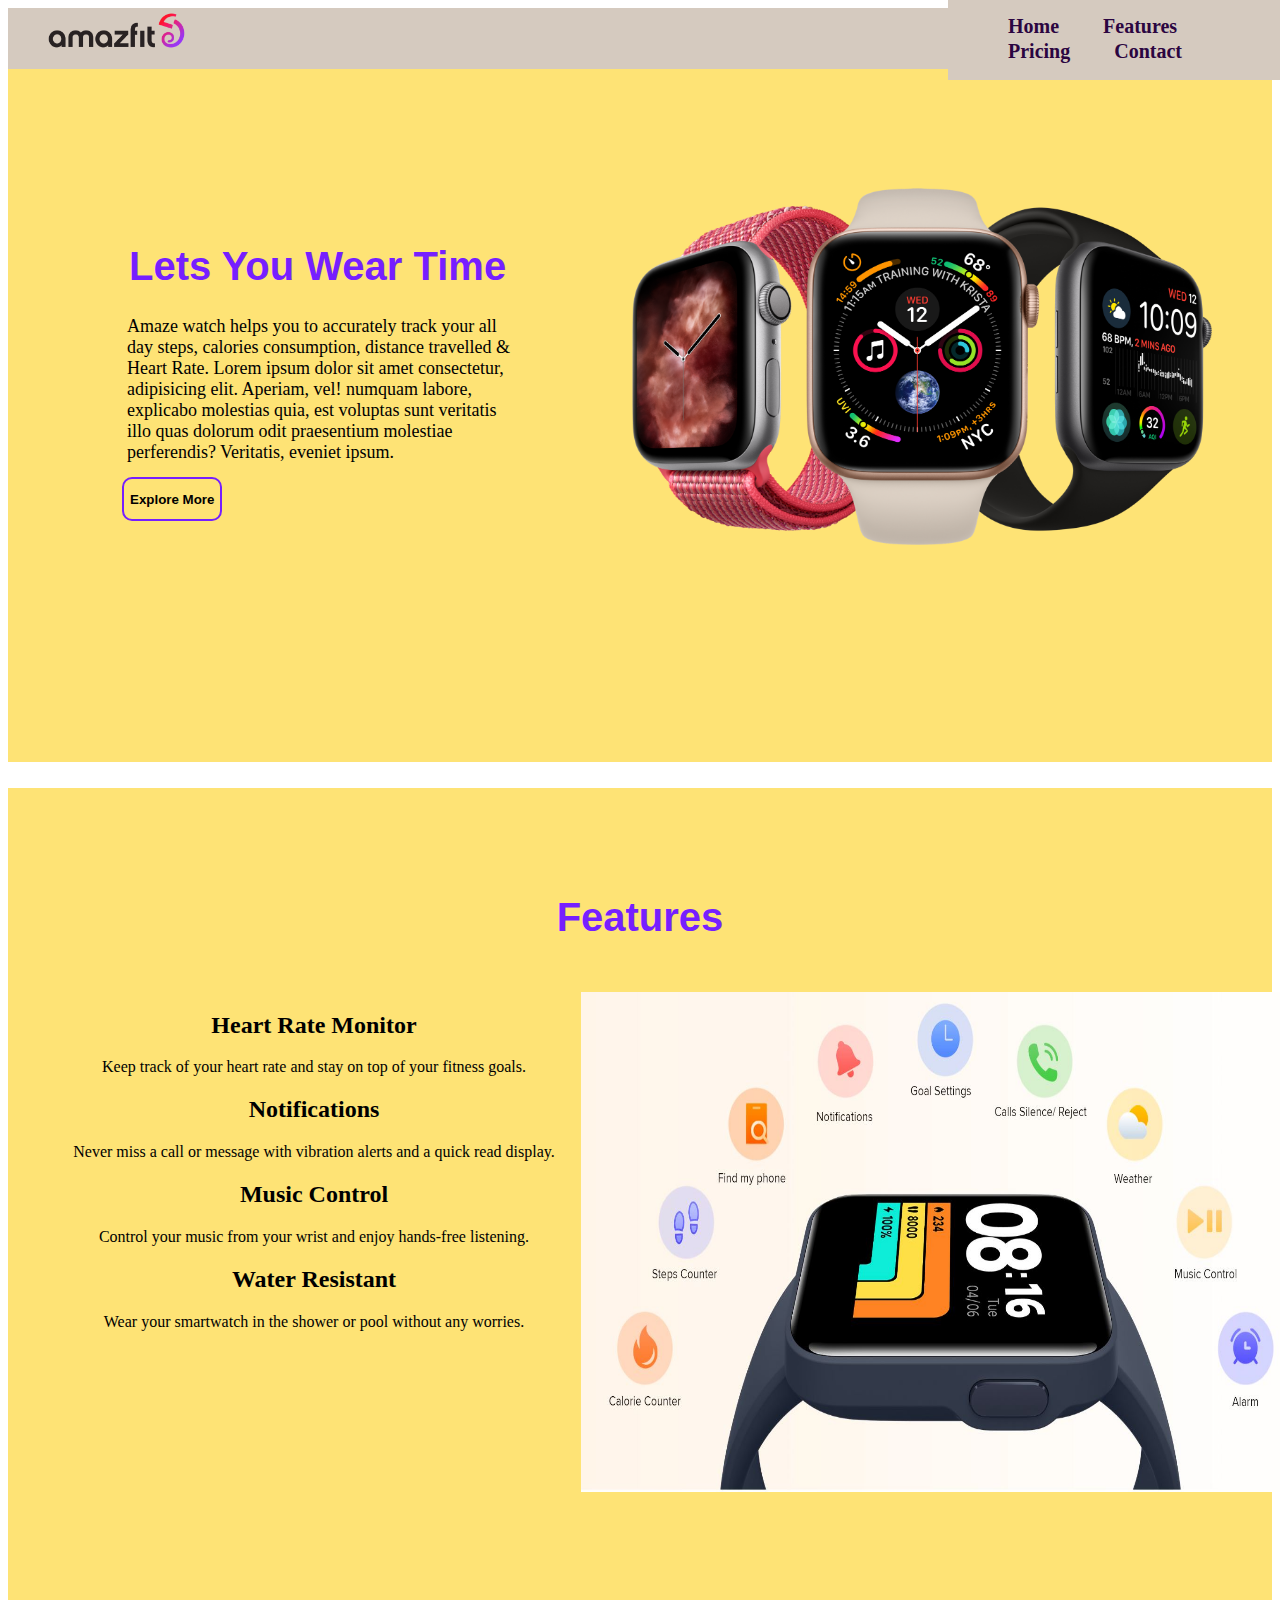
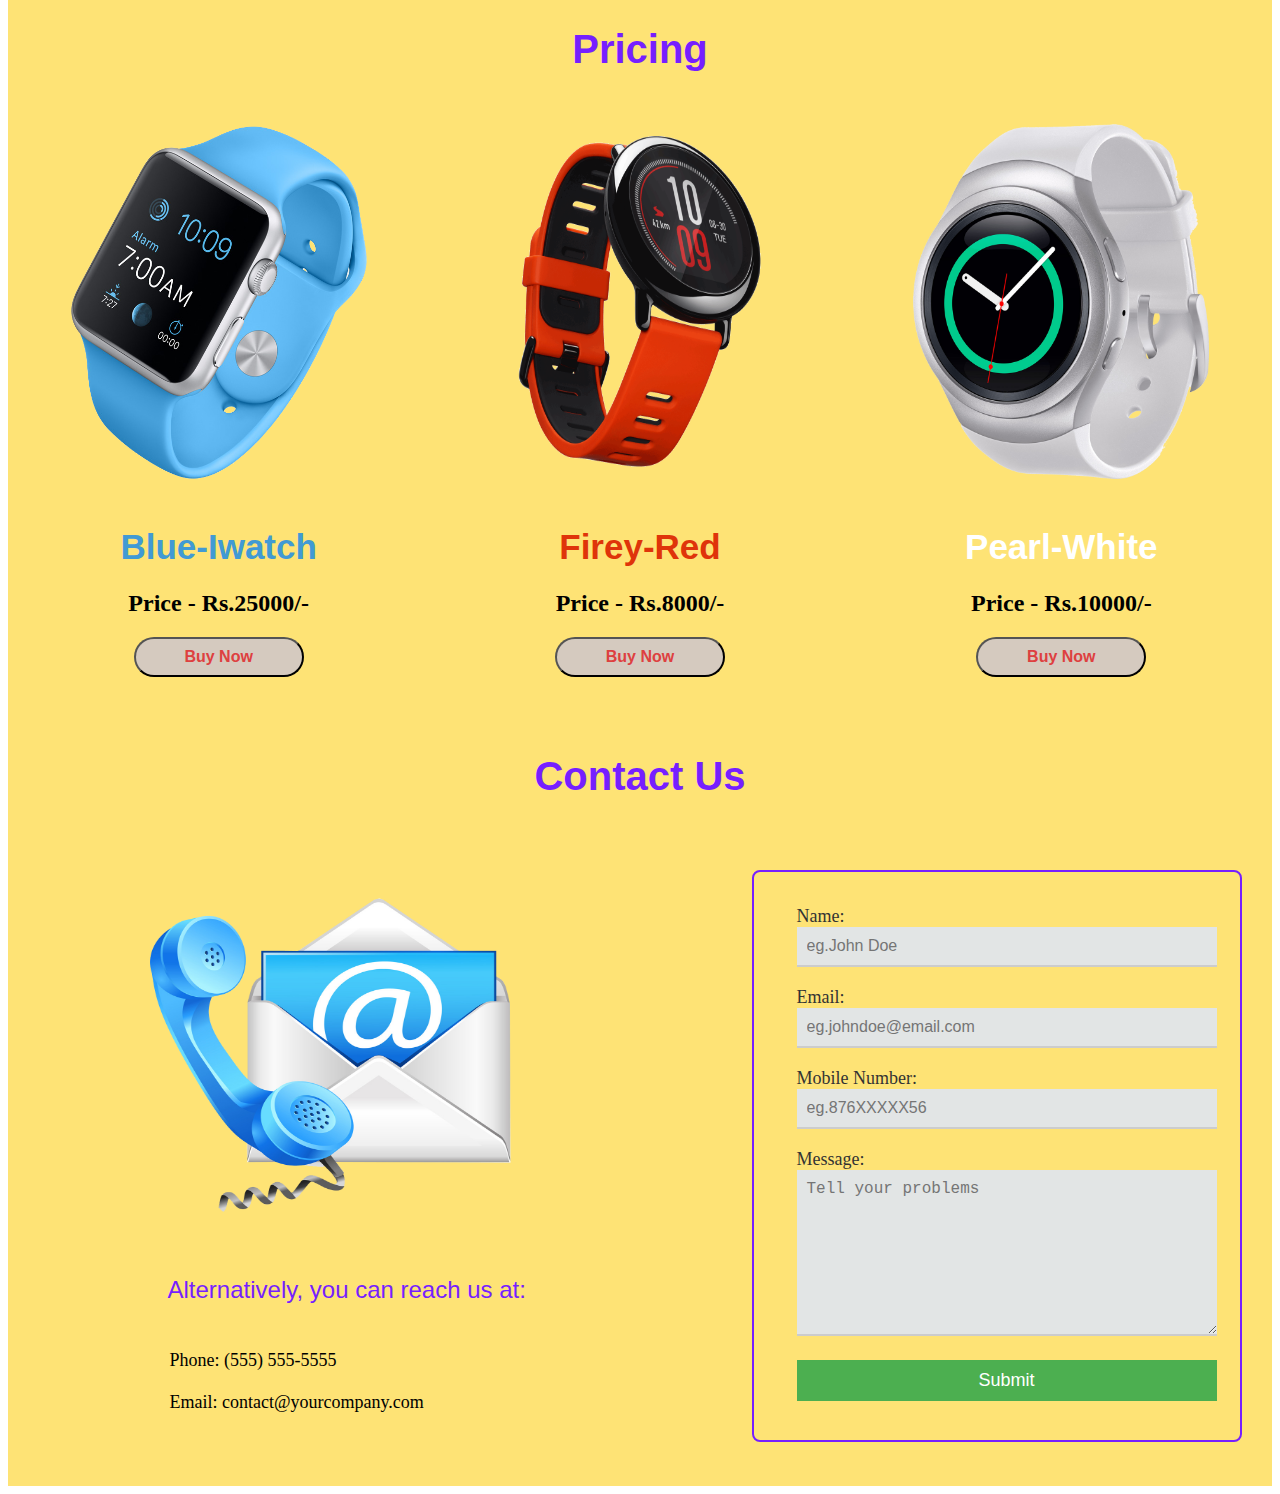
<file: Task Level 1/oibsip_task1/index.html>
<!DOCTYPE html>
<html lang="en">
<head>
    <meta charset="UTF-8">
    <meta http-equiv="X-UA-Compatible" content="IE=edge">
    <meta name="viewport" content="width=device-width, initial-scale=1.0">
    <title>Smart Watches</title>
    <link rel="stylesheet" type="text/css" href="style2.css">
</head>
<body>
    <section id="home">
    <header>
        
        <div class="heading">
        <a href="#home"><img class="logo" src="./logo.png" alt="logo"></a>
        
        <nav class="navigation">
            <ul>
                <li><a href="#home">Home</a></li>
                <li><a href="#features">Features</a></li>
                <li><a href="#pricing">Pricing</a></li>
                <li><a href="#contact">Contact</a></li>
            </ul>    
        </nav>
        </div>   

            <div class="container">
                <div class="text-box">
                    <h1>Lets You Wear Time</h1><br>
                    <p>Amaze watch helps you to accurately track your all day
                        steps, calories consumption, distance travelled & Heart Rate. Lorem ipsum dolor sit amet consectetur, adipisicing elit. Aperiam, vel! numquam labore, explicabo molestias quia, est voluptas sunt veritatis illo quas dolorum odit praesentium molestiae perferendis? Veritatis, eveniet ipsum.
                    </p>
                    <button class="btn">Explore More</button>
                </div>

                <div class="image-container">
                    <img src="./main_watch.png" width="580" height="357" alt="smart watch">
                </div>     
            </div>
        </section>
     
        
        
    </header>


    <main>
        <section id="features">
            <h1>Features</h1>
            <div class="features">
                <div class="fe-sec1">
                    <div class="feature">
                        <h2>Heart Rate Monitor</h2>
                        <p>Keep track of your heart rate and stay on top of your fitness goals.</p>
                      </div>
                      <div class="feature">
                        <h2>Notifications</h2>
                        <p>Never miss a call or message with vibration alerts and a quick read display.</p>
                      </div>
                      <div class="feature">
                        <h2>Music Control</h2>
                        <p>Control your music from your wrist and enjoy hands-free listening.</p>
                      </div>
                      <div class="feature">
                        <h2>Water Resistant</h2>
                        <p>Wear your smartwatch in the shower or pool without any worries.</p>
                      </div>

                </div>
                <div class="fe-sec2">
                    <img src="./features.JPG" class="fe-img" alt="features">
                </div>
            </div>
            
        </section>

        <section id="pricing">
            <h1>Pricing</h1>
            <div class="pricing">
                    <div class="price-sec" id="price-sec">
                        <img src="./price3.png" alt="smartwatch">
                        <h1> <span style="color: rgb(65 154 212);">Blue-Iwatch</span></h1>
                        <h2>Price - Rs.25000/-</h2>
                        <button class="buy">Buy Now</button>
                    </div>
                    <div class="price-sec" id="price-sec">
                        <img src="./price2.png" alt="smartwatch">
                        <h1> <span style="color: rgb(223 52 10);">Firey-Red</span></h1>
                        <h2>Price - Rs.8000/-</h2>
                        <button class="buy">Buy Now</button>
                    </div>
                    <div class="price-sec" id="price-sec">
                        <img src="./price5.png" alt="smartwatch">
                        <h1> <span style="color: white;">Pearl-White</span></h1>
                        <h2>Price - Rs.10000/-</h2>
                        <button class="buy">Buy Now</button>
                    </div>                    
            </div>

        </section>


    
        <section id="contact">
          <h1>Contact Us</h1>
            <div class="contact_us">
             <div class="con-sec1">  
                <img class="contact-img" src="./contact.png" alt="contact us">
                <h2>Alternatively, you can reach us at:</h2>
                <p>
                    Phone: (555) 555-5555
                    <br> <br> Email: contact@yourcompany.com
                </p>
            </div>    

            
            <div class="contact-form">
            <form action="#">
              <label for="name">Name:</label>
              <input type="text" id="name" name="name" required style="background-color: rgb(226, 229, 229);" placeholder="eg.John Doe">
              <label for="email">Email:</label>
              <input type="email" id="email" name="email" required style="background-color: rgb(226, 229, 229);" placeholder="eg.johndoe@email.com">
              <label for="mobile_no">Mobile Number:</label>
              <input type="number" id="mobile_no" name="mobile_no" required style="background-color: rgb(226, 229, 229);" placeholder="eg.876XXXXX56">
              <label for="message">Message:</label>
              <textarea id="message" name="message" rows="8" columns="8" required style="background-color: rgb(226, 229, 229);" placeholder="Tell your problems"></textarea>
              <input type="submit" value="Submit">
            </form>
             </div>
            </div>
        </section>
          
    </main>
    
</body>
</html>
</file>
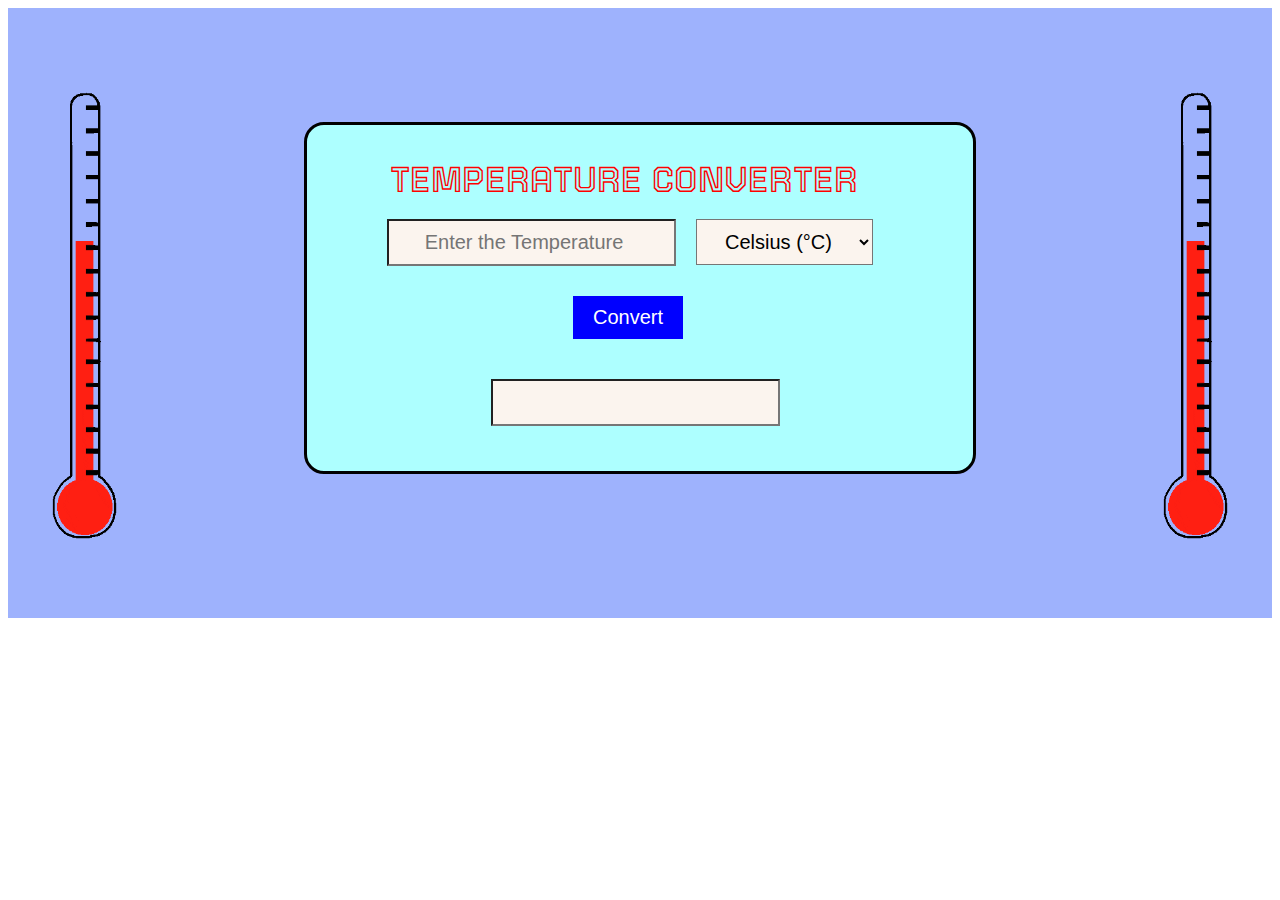
<file: Task Level 1/oibsip_task3/index.html>
<!DOCTYPE html>
<html lang="en">
<head>
    <meta charset="UTF-8">
    <meta http-equiv="X-UA-Compatible" content="IE=edge">
    <meta name="viewport" content="width=device-width, initial-scale=1.0">
    <title>Temperature Converter</title>

    <link rel="stylesheet" href="style.css">
</head>
<body>

    <div class="container">
        
            <img src="./thermo1.gif" class="gif" alt="temperature">

    <div class="card">
        <div class="title">TEMPERATURE CONVERTER</div>
        <div class="input">
            <input type="number" id="inputValue" step="1" required placeholder="Enter the Temperature">
            <select name="unit" id="unit">
                <option value="celsius">Celsius (°C)</option>
                <option value="fahrenheit">Fahrenheit (°F)</option>
                <option value="kelvin">Kelvin (K)</option>
            </select>
        </div>
        <input type="button" class="btn" value="Convert" onclick="convertTemperature()">
        <div class="output">
            <input type="text" id="outputValue" readonly>
        </div>
        <div class="gif2">
            <img src="./thermo1.gif" alt="temperature">
        </div>
            
    </div>

        <img src="./thermo1.gif" class="gif" alt="temperature">
    
    </div>

    <script src="index.js"></script>
</body>
</html>
</file>
<file: Task Level 1/oibsip_task1/style2.css>
header{
  height: 780px;
}

/*----------------------Logo and Navbar----------------*/
.heading {
  display: flex !important;
  justify-content: space-between;
  align-items: center;
  padding: 20px;
  background-color: rgb(213 202 191);
  position: fixed;
  
}

.logo {
  cursor: pointer;
  height: 77px;
  padding: 0 10px;
  margin: -30px 740px -30px 10px ;
}

.navigation {
  display: flex;
  justify-content: flex-end;
  position: fixed;
  background-color: rgb(213 202 191);
  margin-left: 920px !important;
  
}

nav ul li {
  display: inline-block;
  list-style: none;
  margin: 1px 20px !important;
  padding: -80px 0px !important;
}
nav ul li a {
  text-decoration: none;
  color: #2b0541;
  font-weight: 900;
  font-size: 20px;
}
nav ul li a:hover {
  color: #372fc8;
}


/*------------------Text and Image-------------------------------------*/
.container{
  padding: 170px 50px !important;
  display: flex;
  flex-direction: row;
  background-color:rgb(254 227 117);
}

.text-container{
  width: 50%;
  padding: 10px;
}

.text-box h1{
   font-size: 40px;
   padding: 22px 25px;
   margin: 44px 46px;
   text-align: left;
   font-weight: 900;
   color: rgb(118 31 255);
   font-family: sans-serif;
}

.text-box p{
  margin: -90px 90px -90px 60px;
  padding: 33px 9px;
  text-align: left;
  font-size: 18px;
  font-weight: 200;
}

.text-box button{
  margin: 71px 64px;
  height: 44px;
  border: 2px solid rgb(118 31 255);
  border-radius: 10px;
  background-color: rgb(254 227 117);
  font-weight: bold;
  color: black;
  cursor: pointer;
}

.btn:hover{
  background-color: rgb(118 31 255);
}
.image-container{
  width: 50%;
  padding: 10px;
  display: flex;
  justify-content: flex-end;
  cursor: pointer;
}

/*-------------Features-------------------*/
#features{
  padding-top: 60px;
  text-align: center;
  background-color: rgb(254 227 117);
}

#features h1{
  font-weight: 900;
  color: rgb(118 31 255);
  font-family: sans-serif;
  padding-top: 20px;
  font-size: 40px;
} 

.features{
  padding: 15px 0;
  display: flex;
  flex-direction: row;  
}

.fe-sec1{
  width: 50%;
  padding: 10px;
}

.fe-sec2{
  width: 50%;
  padding: 10px;
}

.fe-img{
  height: 500px;
  width: 732px;
  margin-left: -49px;
}

/*--------------PRICING--------------------------------------------*/
#pricing{
  padding-top: 60px;
  text-align: center;
  background-color: rgb(254 227 117);
}

#pricing h1{
  font-weight: 900;
  color: rgb(118 31 255);
  font-family: sans-serif;
  padding-top: 20px;
  font-size: 40px;
}

.pricing{
  padding: 15px 0 0 0;
  display: flex;
  flex-direction: row;  
}

.price-sec{
  width: 33.33%;
  padding: 10px;
}

.price-sec img{
  width: 296px;
  height: 355px;
}
.price-sec img{
  transition: 0.2s all ease-in-out;  
}

.price-sec:hover img{
  transform: scale(1.5);
  cursor: pointer;
}

.buy{
  background-color: rgb(213 202 191);
  width: 170px;
  height: 40px;
  border-radius: 20px;
  font-weight: 900;
  font-family: Arial;
  font-size: 16px;
  color: rgb(222, 64, 64);
}

#price-sec h1{
  font-weight: 800;
  font-family: sans-serif;
  padding-top: 20px;
  font-size: 35px;
}

.buy:hover{
  background-color:rgb(118 31 255) ;
  transform: scale(0.9);
}


/*--------------CONTACT US------------------------------------------------------*/

#contact{
  padding-top: 20px;
  text-align: center;
  background-color: rgb(254 227 117);
}

#contact h1{
  font-weight: 900;
  color: rgb(118 31 255);
  font-family: sans-serif;
  padding-top: 20px;
  font-size: 40px;
}  

.contact_us{
  display: flex;
  flex-direction: row;
  padding: 40px 0;
}
.con-sec1{
  width: 50%;
  padding: 10px;
  margin: -10px auto;    
}
.contact-form{
  width: 50%;
  padding: 10px;
}


.contact-img{
  height: 360px;
  width: 420px;
  margin-left: -37px;
}

.con-sec1 h2{
  text-align: left;
  font-family: sans-serif;
  font-weight: 500;
  color: rgb(118 31 255);
  margin: 46px 99px;
  padding: 0 20px;
}

.con-sec1 p{
  text-align: left;
  font-size: 18px;
  font-weight: 200;
  margin: 8px 121px;
}

.contact-form{
  width: 400px;
  margin: 4px auto;
  background-color:  rgb(254 227 117);
  padding: 34px 43px;
  height: 500px;
  text-align: left;
  border: rgb(118 31 255) 2px solid;
  border-radius: 8px;
}

input[type="text"],
input[type="email"],
input[type="number"],
textarea {
  width: 100%;
  padding: 10px;
  margin-bottom: 20px;
  font-size: 16px;
  border: none;
  border-bottom: 2px solid #ccc;
}

input[type="submit"] {
  width: 100%;
  padding: 10px;
  width: 420px;
  background-color: #4CAF50;
  color: white;
  font-size: 18px;
  border: none;
  cursor: pointer;
}

input[type="submit"]:hover {
  background-color: #3e8e41;
}

label {
  font-size: 18px;
  color: #333;
}
</file>
<file: Task Level 1/oibsip_task3/style.css>
/*  ---------------------FONTS-------------------------------------
@import url('https://fonts.googleapis.com/css2?family=Monoton&display=swap');
@import url('https://fonts.googleapis.com/css2?family=Monoton&family=Tourney:wght@500&display=swap');
*/
@import url('https://fonts.googleapis.com/css2?family=Monoton&family=Tourney:wght@900&display=swap');
  


/*--------------Container--------------------------------*/
.container{
  display: flex;
  justify-content: center;
  align-items: center;
  background-color: #9eb2fd;
  padding-bottom: 30px;
}

.container img{
  width: 30%;
  height: auto;
}


/*------------Tempperature converter card-----------*/
.card{
    background-color:#adffff ;
    flex: 1;
    align-items: center;
    height: 100;
    margin: 0 30px;
    padding: 35px 80px;
    border-radius: 20px;
    border: 3px solid black;
}

.title{
    
    font-family: 'Monoton', cursive;
    font-family: 'Tourney', cursive;
    font-size: 36px;
    margin-bottom: 20px;
    color: red;
    margin-left: 3px;
}


/*-----------------Gif & img----------------------*/
.gif{
  height: 50px;
  width: 55px;
}


/*---------------Input & Output---------------------*/
.input{
    display: flex;
    align-items: center;
    margin-bottom: 20px;
  }

  input[type="number"] {
    font-size: 20px;
    padding: 10px;
    margin-right: 20px;
    background-color: #fbf4ee;
    text-align: center;
  }

  select{
    font-size: 20px;
    padding: 10px;
    margin-right: 20px;
    background-color: #fbf4ee;
    text-align: center;
  }

  input[type="text"]{
    font-size: 20px;
    padding: 10px;
    margin: 10px 104px;
    background-color: #fbf4ee;
    text-align: center;
  }

  input[type="button"]{
    font-size: 20px;
    padding: 10px 20px;
    background-color: blue;
    color: white;
    border: none;
    cursor: pointer;
    margin: 10px 186px;
  }

  .output{
    display: flex;
    align-items: center;
    font-size: 20px;
    margin-top: 20px;
  }
  

  /*------------------------CSS for small screens-------------------------*/

  .gif2{
    display: none;
  }
  
  @media only screen and (max-width: 600px)
  {
    .container{
      background-color: white;
    }

    .gif{
      display: none;
    }

    .gif2{
      display: block;
    }

    .gif2 img{
      height: 258px;
      width: 196px;
    }

    .title{
      display: block;
      margin: -232px 0 47px -17px;
      text-align: right;
    }

    .card{
      width: 200px;
      flex: 1;
      align-items: center;
      height: 100;
      margin: 0 30px;
      padding: 340px 80px;
    }

    .input{
      display: block;
    }

    #inputValue{
      margin: 0px 0px 18px -29px;
    }

    select{
      margin: 10px 10px 10px 22px;
    }

    input[type="button"]{
      margin: 10px 58px;
    }

    input[type="text"]{
      margin: 10px -23px;
    }
  }
</file>
